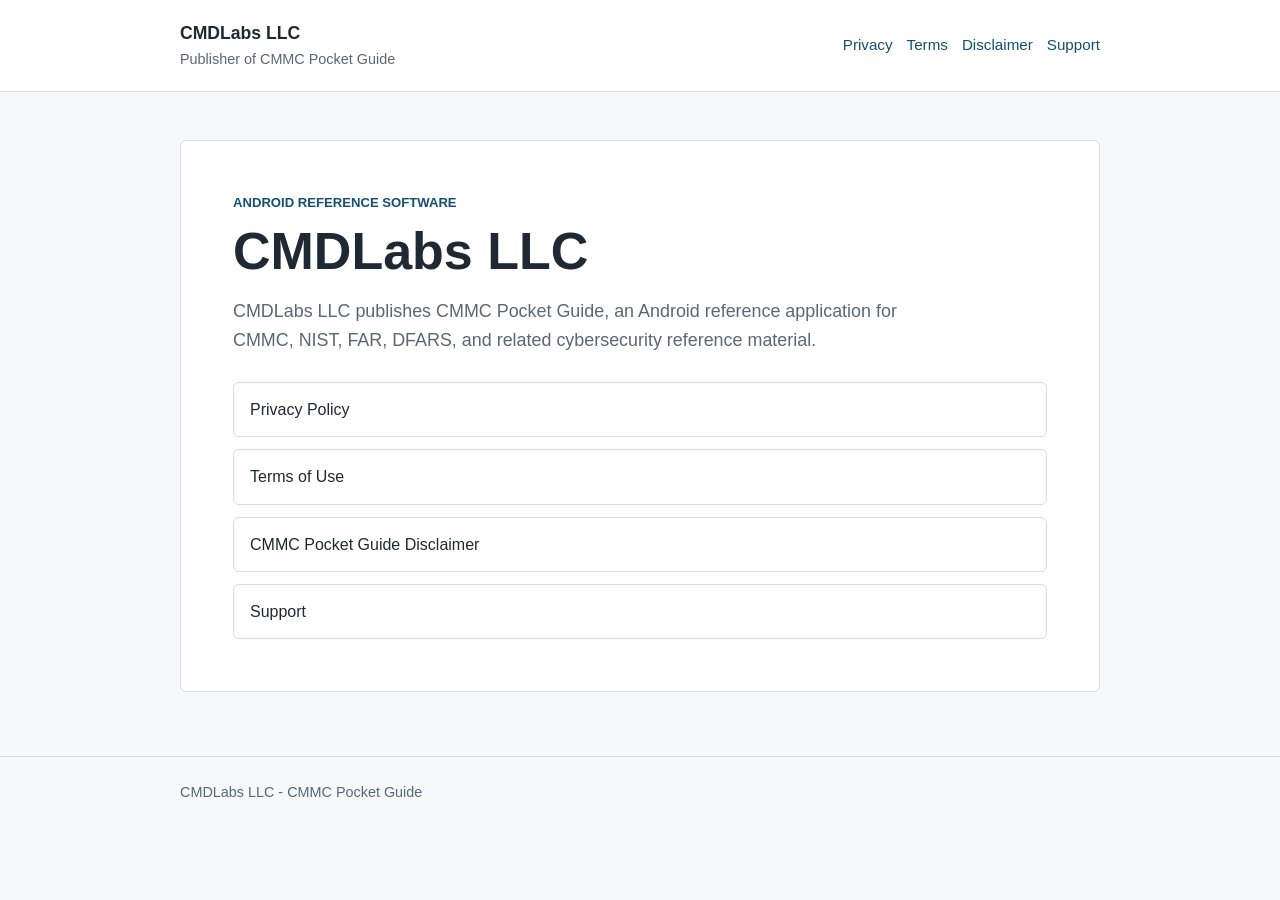
<file: index.html>
<!doctype html>
<html lang="en">
  <head>
    <meta charset="utf-8">
    <meta name="viewport" content="width=device-width, initial-scale=1">
    <title>CMDLabs LLC</title>
    <meta name="description" content="CMDLabs LLC publishes CMMC Pocket Guide, an Android reference application for CMMC and NIST reference material.">
    <link rel="stylesheet" href="/styles.css">
  </head>
  <body>
    <header class="site-header">
      <div class="site-header__inner">
        <a class="brand" href="/">
          <span class="brand__name">CMDLabs LLC</span>
          <span class="brand__tagline">Publisher of CMMC Pocket Guide</span>
        </a>
        <nav class="nav" aria-label="Primary navigation">
          <a href="/privacy/">Privacy</a>
          <a href="/terms/">Terms</a>
          <a href="/disclaimer/">Disclaimer</a>
          <a href="/support/">Support</a>
        </nav>
      </div>
    </header>
    <main class="site-main">
      <article class="document">
        <p class="eyebrow">Android reference software</p>
        <h1>CMDLabs LLC</h1>
        <p class="lede">CMDLabs LLC publishes CMMC Pocket Guide, an Android reference application for CMMC, NIST, FAR, DFARS, and related cybersecurity reference material.</p>
        <div class="link-list" aria-label="Public documents">
          <a href="/privacy/">Privacy Policy</a>
          <a href="/terms/">Terms of Use</a>
          <a href="/disclaimer/">CMMC Pocket Guide Disclaimer</a>
          <a href="/support/">Support</a>
        </div>
      </article>
    </main>
    <footer class="site-footer">
      <div class="site-footer__inner">
        <p>CMDLabs LLC - CMMC Pocket Guide</p>
      </div>
    </footer>
  </body>
</html>
</file>
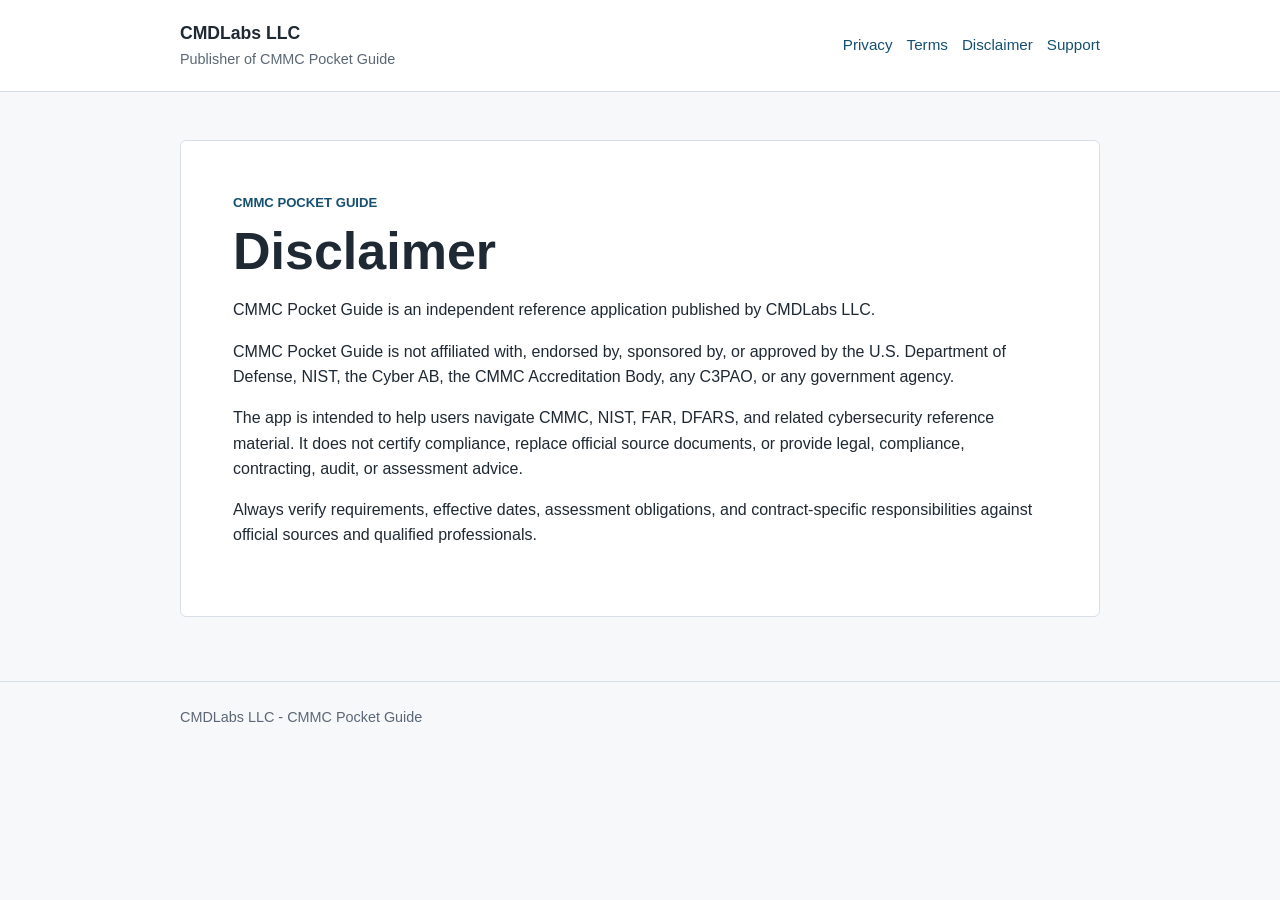
<file: disclaimer/index.html>
<!doctype html>
<html lang="en">
  <head>
    <meta charset="utf-8">
    <meta name="viewport" content="width=device-width, initial-scale=1">
    <title>CMMC Pocket Guide Disclaimer - CMDLabs LLC</title>
    <meta name="description" content="CMMC Pocket Guide disclaimer from CMDLabs LLC.">
    <link rel="stylesheet" href="/styles.css">
  </head>
  <body>
    <header class="site-header">
      <div class="site-header__inner">
        <a class="brand" href="/">
          <span class="brand__name">CMDLabs LLC</span>
          <span class="brand__tagline">Publisher of CMMC Pocket Guide</span>
        </a>
        <nav class="nav" aria-label="Primary navigation">
          <a href="/privacy/">Privacy</a>
          <a href="/terms/">Terms</a>
          <a href="/disclaimer/">Disclaimer</a>
          <a href="/support/">Support</a>
        </nav>
      </div>
    </header>
    <main class="site-main">
      <article class="document">
        <p class="eyebrow">CMMC Pocket Guide</p>
        <h1>Disclaimer</h1>
        <p>CMMC Pocket Guide is an independent reference application published by CMDLabs LLC.</p>
        <p>CMMC Pocket Guide is not affiliated with, endorsed by, sponsored by, or approved by the U.S. Department of Defense, NIST, the Cyber AB, the CMMC Accreditation Body, any C3PAO, or any government agency.</p>
        <p>The app is intended to help users navigate CMMC, NIST, FAR, DFARS, and related cybersecurity reference material. It does not certify compliance, replace official source documents, or provide legal, compliance, contracting, audit, or assessment advice.</p>
        <p>Always verify requirements, effective dates, assessment obligations, and contract-specific responsibilities against official sources and qualified professionals.</p>
      </article>
    </main>
    <footer class="site-footer">
      <div class="site-footer__inner">
        <p>CMDLabs LLC - CMMC Pocket Guide</p>
      </div>
    </footer>
  </body>
</html>
</file>
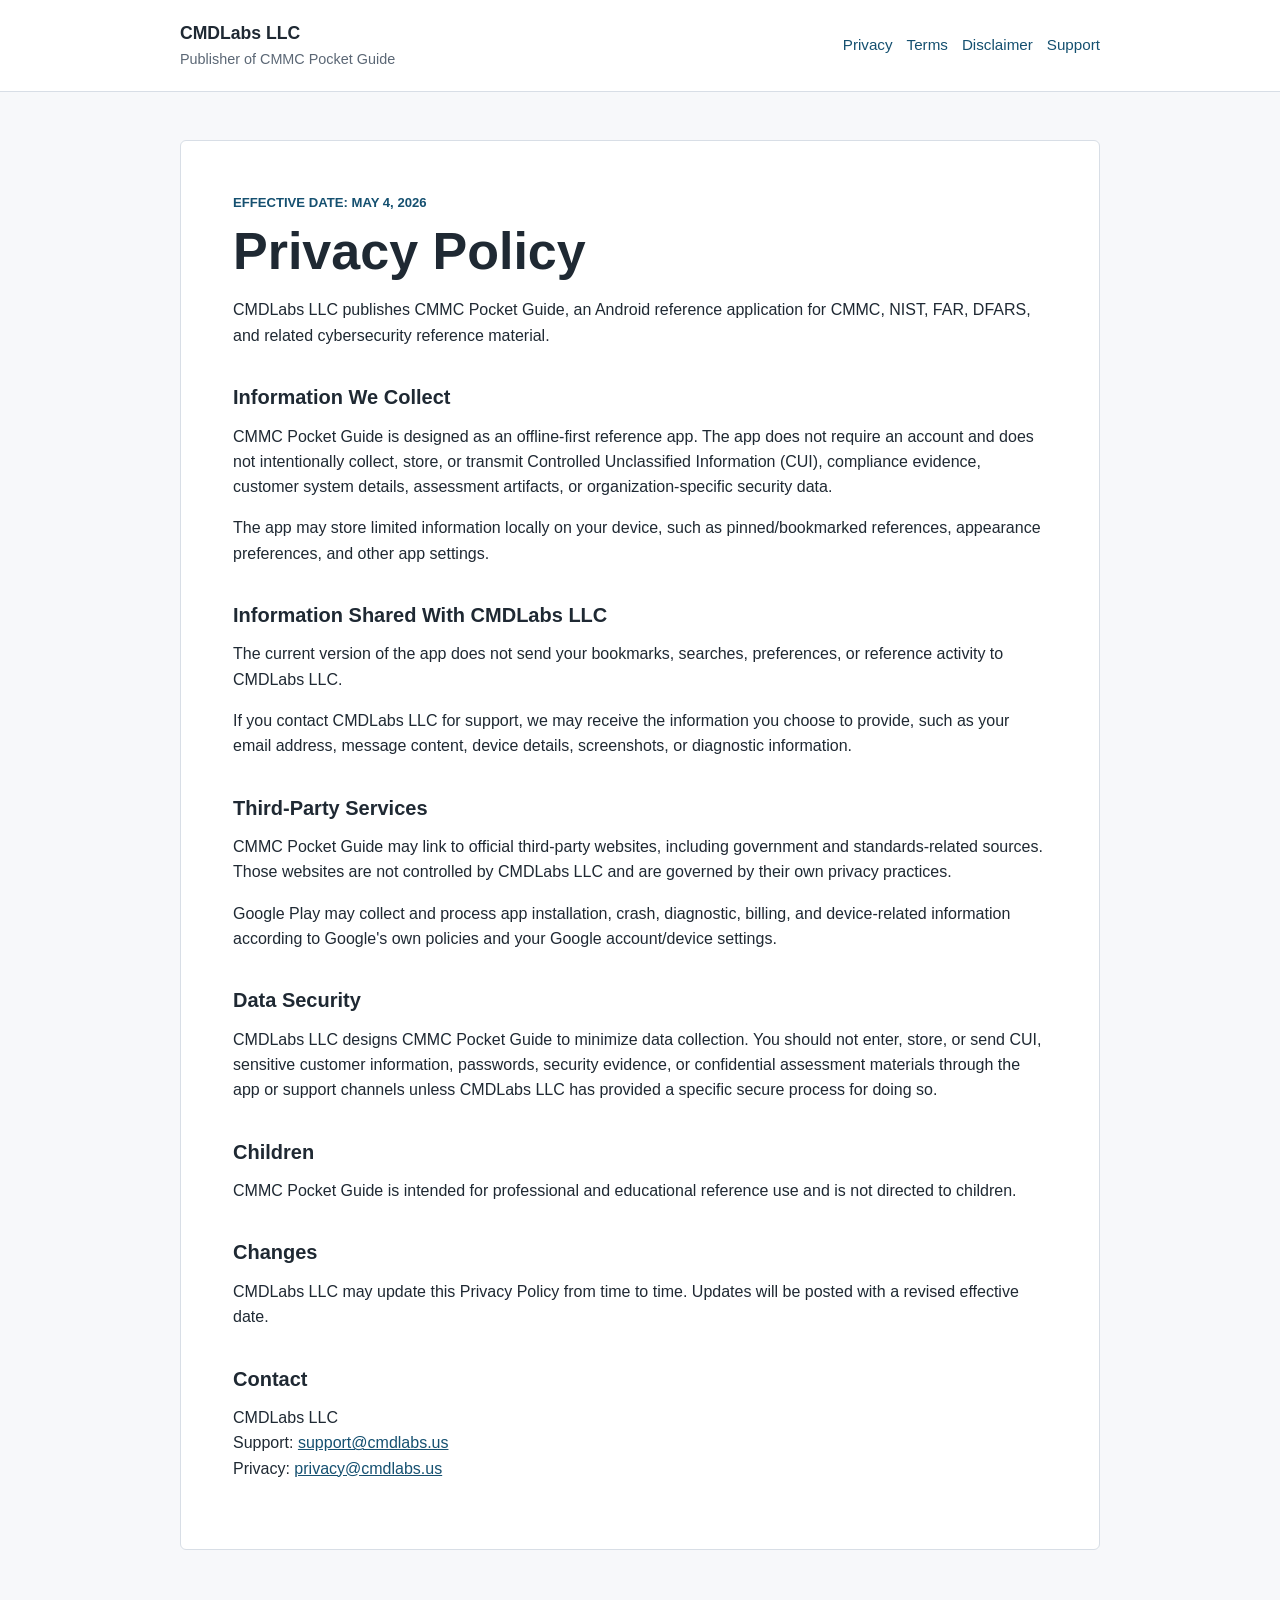
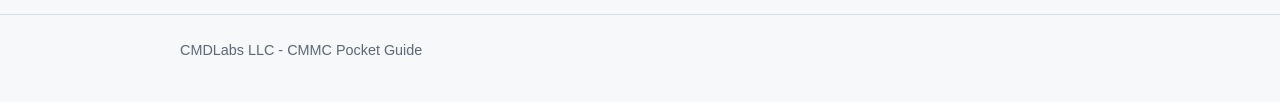
<file: privacy/index.html>
<!doctype html>
<html lang="en">
  <head>
    <meta charset="utf-8">
    <meta name="viewport" content="width=device-width, initial-scale=1">
    <title>Privacy Policy - CMDLabs LLC</title>
    <meta name="description" content="Privacy Policy for CMMC Pocket Guide, published by CMDLabs LLC.">
    <link rel="stylesheet" href="/styles.css">
  </head>
  <body>
    <header class="site-header">
      <div class="site-header__inner">
        <a class="brand" href="/">
          <span class="brand__name">CMDLabs LLC</span>
          <span class="brand__tagline">Publisher of CMMC Pocket Guide</span>
        </a>
        <nav class="nav" aria-label="Primary navigation">
          <a href="/privacy/">Privacy</a>
          <a href="/terms/">Terms</a>
          <a href="/disclaimer/">Disclaimer</a>
          <a href="/support/">Support</a>
        </nav>
      </div>
    </header>
    <main class="site-main">
      <article class="document">
        <p class="eyebrow">Effective Date: May 4, 2026</p>
        <h1>Privacy Policy</h1>
        <p>CMDLabs LLC publishes CMMC Pocket Guide, an Android reference application for CMMC, NIST, FAR, DFARS, and related cybersecurity reference material.</p>
        <h2>Information We Collect</h2>
        <p>CMMC Pocket Guide is designed as an offline-first reference app. The app does not require an account and does not intentionally collect, store, or transmit Controlled Unclassified Information (CUI), compliance evidence, customer system details, assessment artifacts, or organization-specific security data.</p>
        <p>The app may store limited information locally on your device, such as pinned/bookmarked references, appearance preferences, and other app settings.</p>
        <h2>Information Shared With CMDLabs LLC</h2>
        <p>The current version of the app does not send your bookmarks, searches, preferences, or reference activity to CMDLabs LLC.</p>
        <p>If you contact CMDLabs LLC for support, we may receive the information you choose to provide, such as your email address, message content, device details, screenshots, or diagnostic information.</p>
        <h2>Third-Party Services</h2>
        <p>CMMC Pocket Guide may link to official third-party websites, including government and standards-related sources. Those websites are not controlled by CMDLabs LLC and are governed by their own privacy practices.</p>
        <p>Google Play may collect and process app installation, crash, diagnostic, billing, and device-related information according to Google's own policies and your Google account/device settings.</p>
        <h2>Data Security</h2>
        <p>CMDLabs LLC designs CMMC Pocket Guide to minimize data collection. You should not enter, store, or send CUI, sensitive customer information, passwords, security evidence, or confidential assessment materials through the app or support channels unless CMDLabs LLC has provided a specific secure process for doing so.</p>
        <h2>Children</h2>
        <p>CMMC Pocket Guide is intended for professional and educational reference use and is not directed to children.</p>
        <h2>Changes</h2>
        <p>CMDLabs LLC may update this Privacy Policy from time to time. Updates will be posted with a revised effective date.</p>
        <h2>Contact</h2>
        <p>CMDLabs LLC<br>Support: <a href="mailto:support@cmdlabs.us">support@cmdlabs.us</a><br>Privacy: <a href="mailto:privacy@cmdlabs.us">privacy@cmdlabs.us</a></p>
      </article>
    </main>
    <footer class="site-footer">
      <div class="site-footer__inner">
        <p>CMDLabs LLC - CMMC Pocket Guide</p>
      </div>
    </footer>
  </body>
</html>
</file>
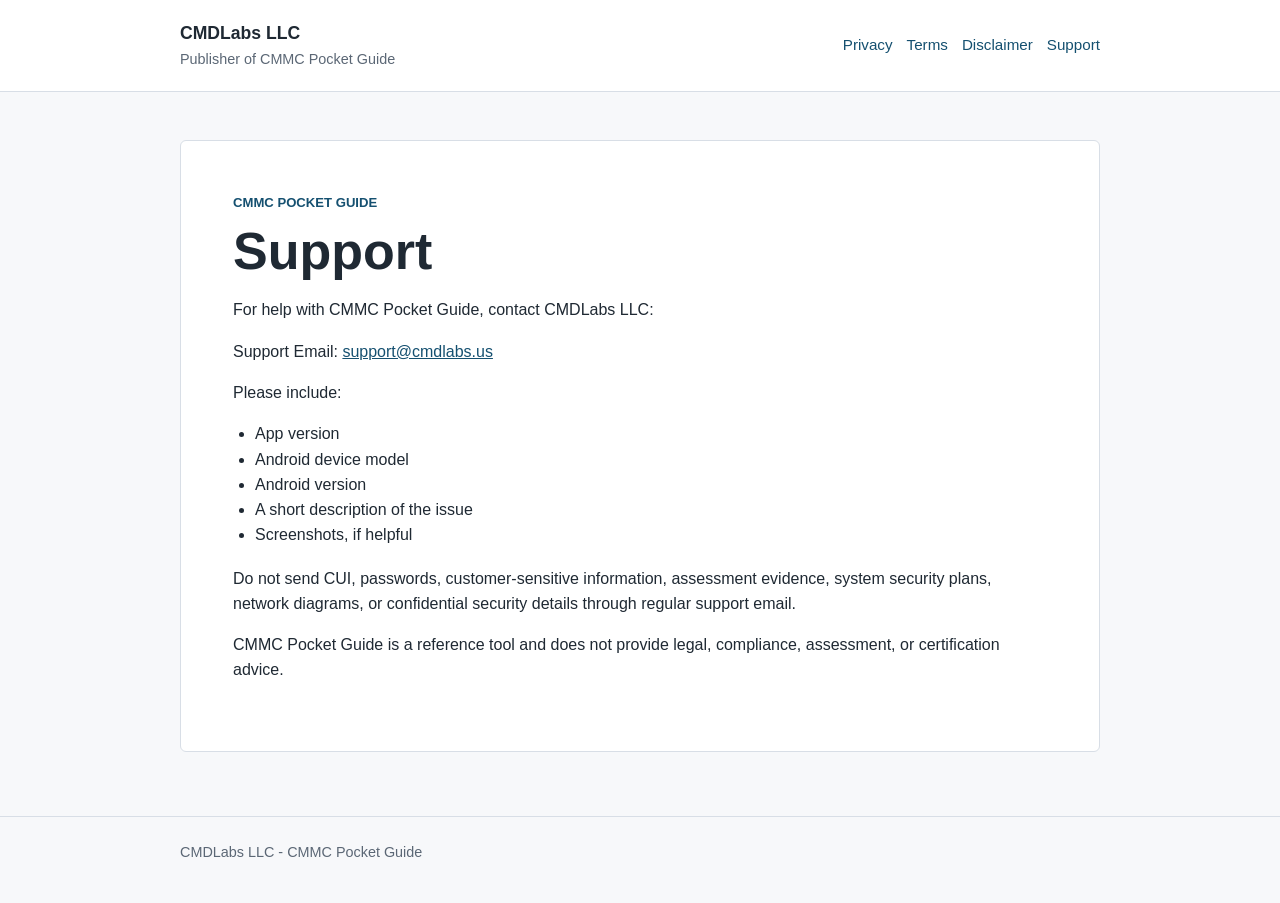
<file: support/index.html>
<!doctype html>
<html lang="en">
  <head>
    <meta charset="utf-8">
    <meta name="viewport" content="width=device-width, initial-scale=1">
    <title>Support - CMDLabs LLC</title>
    <meta name="description" content="Support contact information for CMMC Pocket Guide.">
    <link rel="stylesheet" href="/styles.css">
  </head>
  <body>
    <header class="site-header">
      <div class="site-header__inner">
        <a class="brand" href="/">
          <span class="brand__name">CMDLabs LLC</span>
          <span class="brand__tagline">Publisher of CMMC Pocket Guide</span>
        </a>
        <nav class="nav" aria-label="Primary navigation">
          <a href="/privacy/">Privacy</a>
          <a href="/terms/">Terms</a>
          <a href="/disclaimer/">Disclaimer</a>
          <a href="/support/">Support</a>
        </nav>
      </div>
    </header>
    <main class="site-main">
      <article class="document">
        <p class="eyebrow">CMMC Pocket Guide</p>
        <h1>Support</h1>
        <p>For help with CMMC Pocket Guide, contact CMDLabs LLC:</p>
        <p>Support Email: <a href="mailto:support@cmdlabs.us">support@cmdlabs.us</a></p>
        <p>Please include:</p>
        <ul>
          <li>App version</li>
          <li>Android device model</li>
          <li>Android version</li>
          <li>A short description of the issue</li>
          <li>Screenshots, if helpful</li>
        </ul>
        <p>Do not send CUI, passwords, customer-sensitive information, assessment evidence, system security plans, network diagrams, or confidential security details through regular support email.</p>
        <p>CMMC Pocket Guide is a reference tool and does not provide legal, compliance, assessment, or certification advice.</p>
      </article>
    </main>
    <footer class="site-footer">
      <div class="site-footer__inner">
        <p>CMDLabs LLC - CMMC Pocket Guide</p>
      </div>
    </footer>
  </body>
</html>
</file>
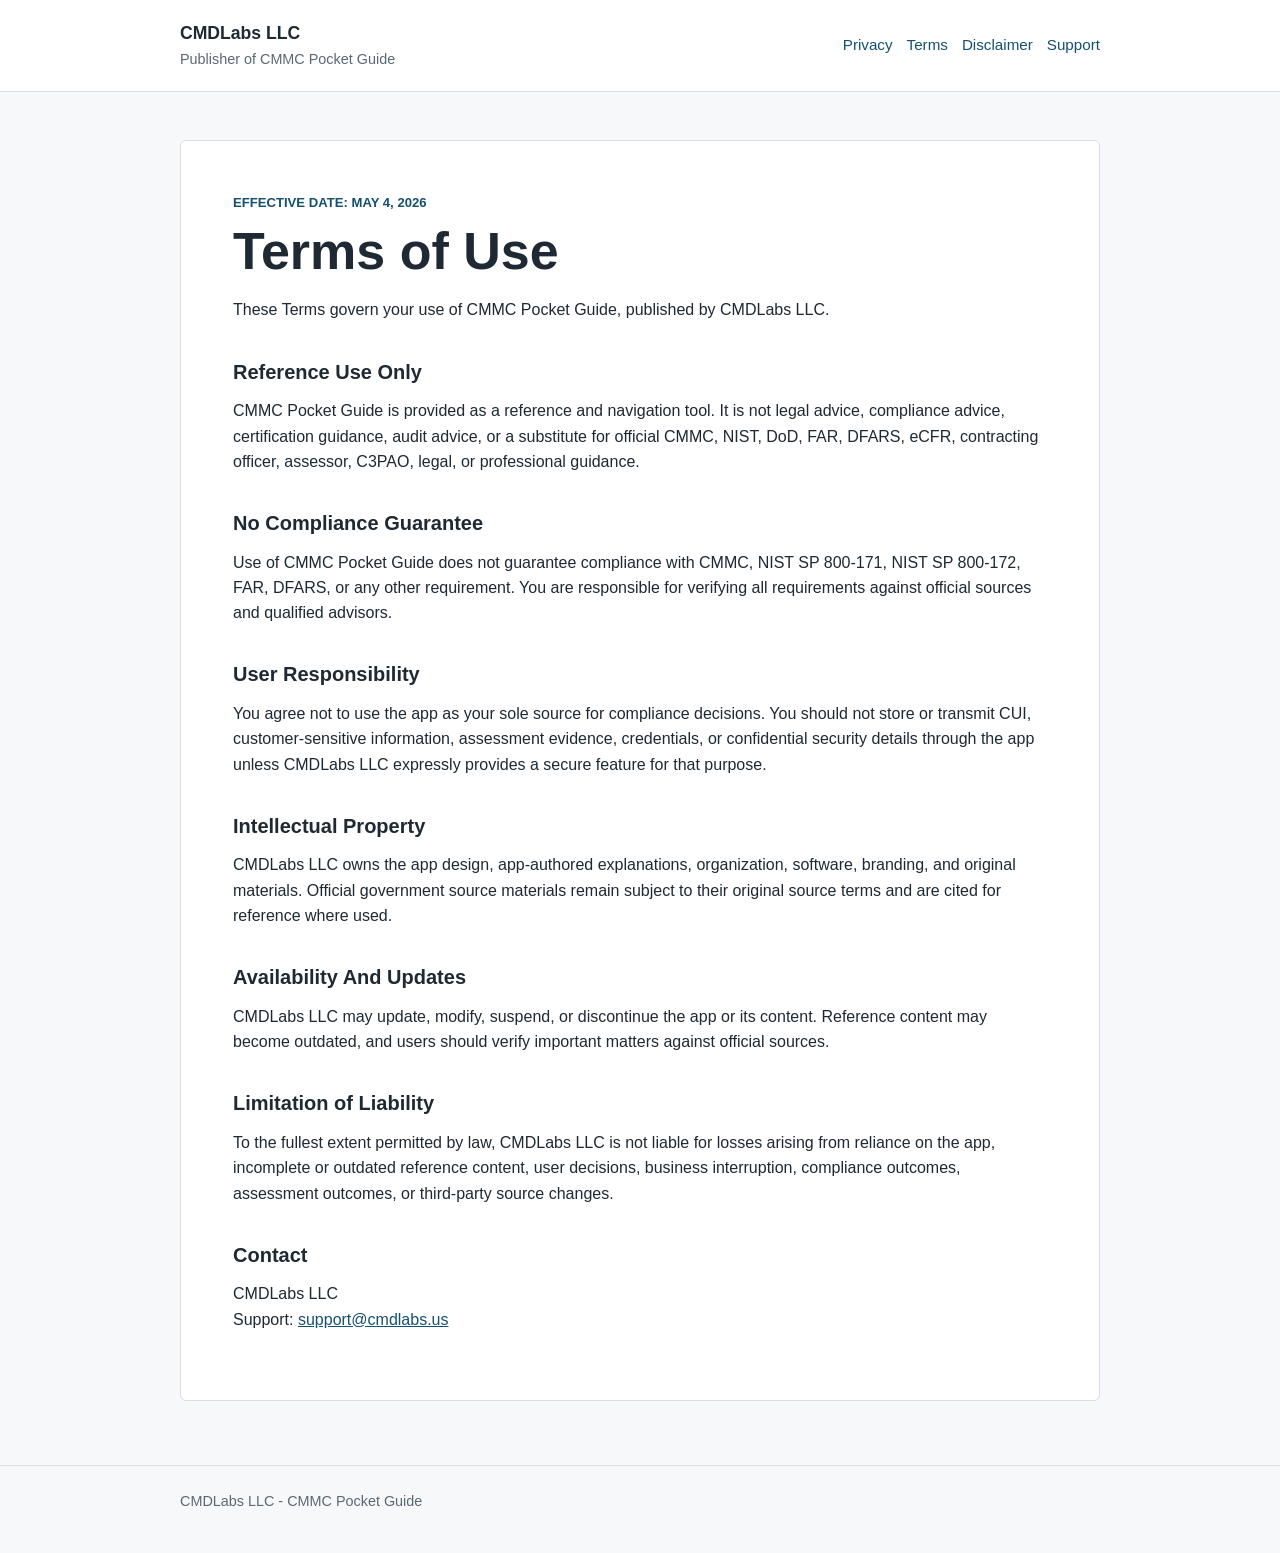
<file: terms/index.html>
<!doctype html>
<html lang="en">
  <head>
    <meta charset="utf-8">
    <meta name="viewport" content="width=device-width, initial-scale=1">
    <title>Terms of Use - CMDLabs LLC</title>
    <meta name="description" content="Terms of Use for CMMC Pocket Guide, published by CMDLabs LLC.">
    <link rel="stylesheet" href="/styles.css">
  </head>
  <body>
    <header class="site-header">
      <div class="site-header__inner">
        <a class="brand" href="/">
          <span class="brand__name">CMDLabs LLC</span>
          <span class="brand__tagline">Publisher of CMMC Pocket Guide</span>
        </a>
        <nav class="nav" aria-label="Primary navigation">
          <a href="/privacy/">Privacy</a>
          <a href="/terms/">Terms</a>
          <a href="/disclaimer/">Disclaimer</a>
          <a href="/support/">Support</a>
        </nav>
      </div>
    </header>
    <main class="site-main">
      <article class="document">
        <p class="eyebrow">Effective Date: May 4, 2026</p>
        <h1>Terms of Use</h1>
        <p>These Terms govern your use of CMMC Pocket Guide, published by CMDLabs LLC.</p>
        <h2>Reference Use Only</h2>
        <p>CMMC Pocket Guide is provided as a reference and navigation tool. It is not legal advice, compliance advice, certification guidance, audit advice, or a substitute for official CMMC, NIST, DoD, FAR, DFARS, eCFR, contracting officer, assessor, C3PAO, legal, or professional guidance.</p>
        <h2>No Compliance Guarantee</h2>
        <p>Use of CMMC Pocket Guide does not guarantee compliance with CMMC, NIST SP 800-171, NIST SP 800-172, FAR, DFARS, or any other requirement. You are responsible for verifying all requirements against official sources and qualified advisors.</p>
        <h2>User Responsibility</h2>
        <p>You agree not to use the app as your sole source for compliance decisions. You should not store or transmit CUI, customer-sensitive information, assessment evidence, credentials, or confidential security details through the app unless CMDLabs LLC expressly provides a secure feature for that purpose.</p>
        <h2>Intellectual Property</h2>
        <p>CMDLabs LLC owns the app design, app-authored explanations, organization, software, branding, and original materials. Official government source materials remain subject to their original source terms and are cited for reference where used.</p>
        <h2>Availability And Updates</h2>
        <p>CMDLabs LLC may update, modify, suspend, or discontinue the app or its content. Reference content may become outdated, and users should verify important matters against official sources.</p>
        <h2>Limitation of Liability</h2>
        <p>To the fullest extent permitted by law, CMDLabs LLC is not liable for losses arising from reliance on the app, incomplete or outdated reference content, user decisions, business interruption, compliance outcomes, assessment outcomes, or third-party source changes.</p>
        <h2>Contact</h2>
        <p>CMDLabs LLC<br>Support: <a href="mailto:support@cmdlabs.us">support@cmdlabs.us</a></p>
      </article>
    </main>
    <footer class="site-footer">
      <div class="site-footer__inner">
        <p>CMDLabs LLC - CMMC Pocket Guide</p>
      </div>
    </footer>
  </body>
</html>
</file>
<file: styles.css>
:root {
  color-scheme: light;
  --ink: #1f2933;
  --muted: #5b6775;
  --line: #d8dee6;
  --bg: #f7f8fa;
  --panel: #ffffff;
  --accent: #1f6f8b;
  --accent-dark: #155070;
}

* {
  box-sizing: border-box;
}

body {
  margin: 0;
  background: var(--bg);
  color: var(--ink);
  font-family: Arial, Helvetica, sans-serif;
  font-size: 16px;
  line-height: 1.58;
}

a {
  color: var(--accent-dark);
}

.site-header {
  background: var(--panel);
  border-bottom: 1px solid var(--line);
}

.site-header__inner,
.site-main,
.site-footer__inner {
  width: min(920px, calc(100% - 32px));
  margin: 0 auto;
}

.site-header__inner {
  display: flex;
  align-items: center;
  justify-content: space-between;
  gap: 24px;
  padding: 20px 0;
}

.brand {
  text-decoration: none;
  color: var(--ink);
}

.brand__name {
  display: block;
  font-size: 1.1rem;
  font-weight: 700;
}

.brand__tagline {
  display: block;
  color: var(--muted);
  font-size: 0.9rem;
}

.nav {
  display: flex;
  flex-wrap: wrap;
  gap: 14px;
  font-size: 0.95rem;
}

.nav a {
  text-decoration: none;
}

.site-main {
  padding: 48px 0 64px;
}

.document {
  background: var(--panel);
  border: 1px solid var(--line);
  border-radius: 6px;
  padding: clamp(24px, 5vw, 52px);
}

.eyebrow {
  color: var(--accent-dark);
  font-size: 0.82rem;
  font-weight: 700;
  letter-spacing: 0;
  margin: 0 0 10px;
  text-transform: uppercase;
}

h1 {
  font-size: clamp(2rem, 5vw, 3.25rem);
  line-height: 1.08;
  margin: 0 0 18px;
}

h2 {
  font-size: 1.25rem;
  margin: 34px 0 10px;
}

p {
  margin: 0 0 16px;
}

ul {
  margin: 0 0 18px;
  padding-left: 22px;
}

.lede {
  color: var(--muted);
  font-size: 1.12rem;
  max-width: 720px;
}

.link-list {
  display: grid;
  gap: 12px;
  margin-top: 28px;
}

.link-list a {
  border: 1px solid var(--line);
  border-radius: 6px;
  color: var(--ink);
  padding: 14px 16px;
  text-decoration: none;
}

.link-list a:hover {
  border-color: var(--accent);
}

.site-footer {
  border-top: 1px solid var(--line);
  color: var(--muted);
  font-size: 0.9rem;
}

.site-footer__inner {
  padding: 24px 0;
}

@media (max-width: 680px) {
  .site-header__inner {
    align-items: flex-start;
    flex-direction: column;
  }

  .nav {
    gap: 10px 14px;
  }
}
</file>
